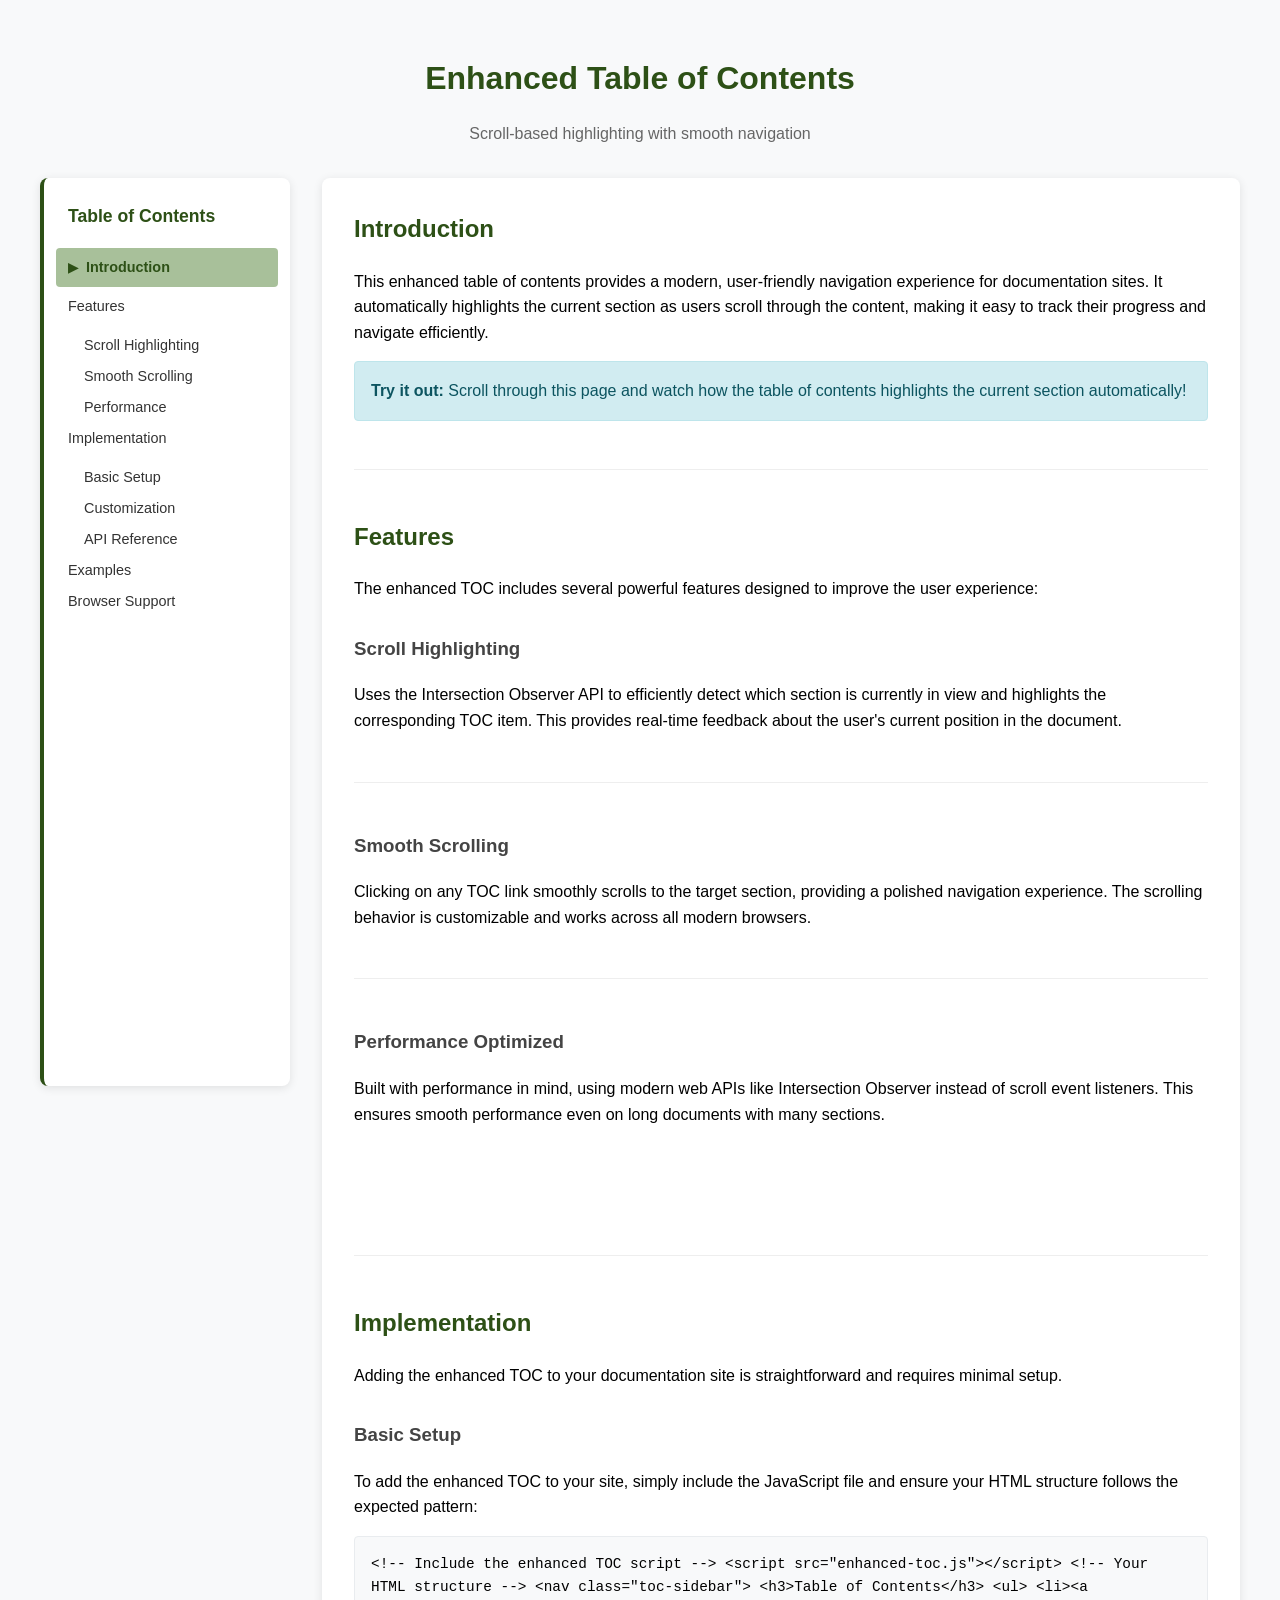
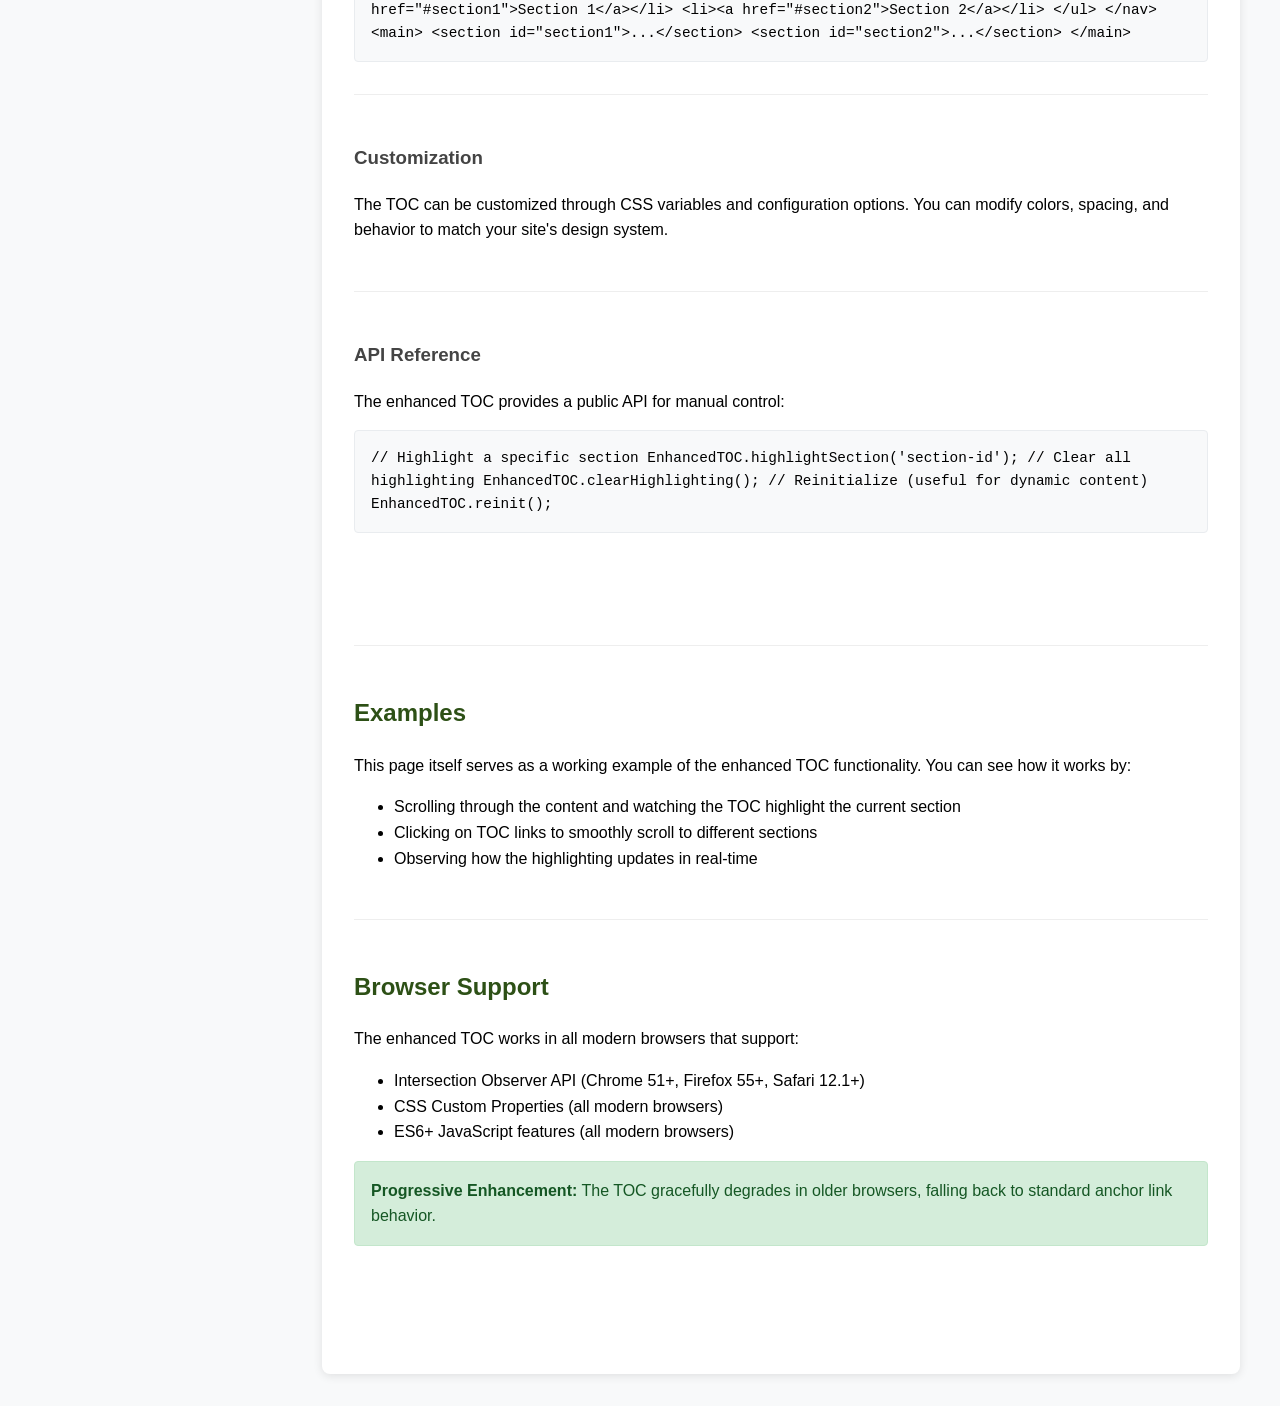
<file: enhanced-toc/toc-example.html>
<!DOCTYPE html>
<html lang="en">
<head>
    <meta charset="UTF-8">
    <meta name="viewport" content="width=device-width, initial-scale=1.0">
    <title>Enhanced TOC Example</title>
    <style>
        /* Basic styling for demonstration */
        body {
            font-family: -apple-system, BlinkMacSystemFont, 'Segoe UI', Roboto, sans-serif;
            line-height: 1.6;
            margin: 0;
            padding: 0;
            background-color: #f8f9fa;
        }
        
        .container {
            max-width: 1200px;
            margin: 0 auto;
            padding: 2rem;
        }
        
        .two-column-layout {
            display: grid;
            grid-template-columns: 250px 1fr;
            gap: 2rem;
            margin-top: 2rem;
        }
        
        .toc-sidebar {
            position: sticky;
            top: 20px;
            max-height: calc(100vh - 40px);
            overflow-y: auto;
            background: white;
            padding: 1.5rem;
            border-radius: 8px;
            border-left: 4px solid #2d5016;
            box-shadow: 0 2px 10px rgba(0,0,0,0.1);
        }
        
        .toc-sidebar h3 {
            margin-top: 0;
            font-size: 1.1rem;
            color: #2d5016;
        }
        
        .toc-sidebar ul {
            list-style: none;
            padding-left: 0;
        }
        
        .toc-sidebar ul ul {
            padding-left: 1rem;
            margin-top: 0.5rem;
        }
        
        .toc-sidebar a {
            color: #333;
            text-decoration: none;
            display: block;
            padding: 0.25rem 0;
            font-size: 0.9rem;
            transition: color 0.3s ease;
        }
        
        .toc-sidebar a:hover {
            color: #a8c09a;
        }
        
        main {
            background: white;
            padding: 2rem;
            border-radius: 8px;
            box-shadow: 0 2px 10px rgba(0,0,0,0.1);
        }
        
        section {
            margin-bottom: 3rem;
            padding-bottom: 2rem;
            border-bottom: 1px solid #eee;
        }
        
        section:last-child {
            border-bottom: none;
        }
        
        h1 {
            color: #2d5016;
            text-align: center;
            margin-bottom: 0.5rem;
        }
        
        h2 {
            color: #2d5016;
            margin-top: 0;
        }
        
        h3 {
            color: #444;
            margin-top: 2rem;
        }
        
        .subtitle {
            text-align: center;
            color: #666;
            margin-bottom: 2rem;
        }
        
        .code-block {
            background: #f8f9fa;
            border: 1px solid #e9ecef;
            border-radius: 4px;
            padding: 1rem;
            font-family: 'Monaco', 'Menlo', 'Ubuntu Mono', monospace;
            font-size: 0.9rem;
            overflow-x: auto;
        }
        
        .alert {
            padding: 1rem;
            border-radius: 4px;
            margin: 1rem 0;
        }
        
        .alert.info {
            background-color: #d1ecf1;
            border: 1px solid #bee5eb;
            color: #0c5460;
        }
        
        .alert.success {
            background-color: #d4edda;
            border: 1px solid #c3e6cb;
            color: #155724;
        }
        
        @media (max-width: 768px) {
            .two-column-layout {
                grid-template-columns: 1fr;
            }
            .toc-sidebar {
                position: relative;
                top: 0;
            }
        }
    </style>
</head>
<body>
    <div class="container">
        <h1>Enhanced Table of Contents</h1>
        <p class="subtitle">Scroll-based highlighting with smooth navigation</p>
        
        <div class="two-column-layout">
            <nav class="toc-sidebar">
                <h3>Table of Contents</h3>
                <ul>
                    <li><a href="#introduction">Introduction</a></li>
                    <li><a href="#features">Features</a>
                        <ul>
                            <li><a href="#scroll-highlighting">Scroll Highlighting</a></li>
                            <li><a href="#smooth-scrolling">Smooth Scrolling</a></li>
                            <li><a href="#performance">Performance</a></li>
                        </ul>
                    </li>
                    <li><a href="#implementation">Implementation</a>
                        <ul>
                            <li><a href="#basic-setup">Basic Setup</a></li>
                            <li><a href="#customization">Customization</a></li>
                            <li><a href="#api-reference">API Reference</a></li>
                        </ul>
                    </li>
                    <li><a href="#examples">Examples</a></li>
                    <li><a href="#browser-support">Browser Support</a></li>
                </ul>
            </nav>
            
            <main>
                <section id="introduction">
                    <h2>Introduction</h2>
                    <p>This enhanced table of contents provides a modern, user-friendly navigation experience for documentation sites. It automatically highlights the current section as users scroll through the content, making it easy to track their progress and navigate efficiently.</p>
                    
                    <div class="alert info">
                        <strong>Try it out:</strong> Scroll through this page and watch how the table of contents highlights the current section automatically!
                    </div>
                </section>
                
                <section id="features">
                    <h2>Features</h2>
                    <p>The enhanced TOC includes several powerful features designed to improve the user experience:</p>
                    
                    <section id="scroll-highlighting">
                        <h3>Scroll Highlighting</h3>
                        <p>Uses the Intersection Observer API to efficiently detect which section is currently in view and highlights the corresponding TOC item. This provides real-time feedback about the user's current position in the document.</p>
                    </section>
                    
                    <section id="smooth-scrolling">
                        <h3>Smooth Scrolling</h3>
                        <p>Clicking on any TOC link smoothly scrolls to the target section, providing a polished navigation experience. The scrolling behavior is customizable and works across all modern browsers.</p>
                    </section>
                    
                    <section id="performance">
                        <h3>Performance Optimized</h3>
                        <p>Built with performance in mind, using modern web APIs like Intersection Observer instead of scroll event listeners. This ensures smooth performance even on long documents with many sections.</p>
                    </section>
                </section>
                
                <section id="implementation">
                    <h2>Implementation</h2>
                    <p>Adding the enhanced TOC to your documentation site is straightforward and requires minimal setup.</p>
                    
                    <section id="basic-setup">
                        <h3>Basic Setup</h3>
                        <p>To add the enhanced TOC to your site, simply include the JavaScript file and ensure your HTML structure follows the expected pattern:</p>
                        
                        <div class="code-block">
&lt;!-- Include the enhanced TOC script --&gt;
&lt;script src="enhanced-toc.js"&gt;&lt;/script&gt;

&lt;!-- Your HTML structure --&gt;
&lt;nav class="toc-sidebar"&gt;
    &lt;h3&gt;Table of Contents&lt;/h3&gt;
    &lt;ul&gt;
        &lt;li&gt;&lt;a href="#section1"&gt;Section 1&lt;/a&gt;&lt;/li&gt;
        &lt;li&gt;&lt;a href="#section2"&gt;Section 2&lt;/a&gt;&lt;/li&gt;
    &lt;/ul&gt;
&lt;/nav&gt;

&lt;main&gt;
    &lt;section id="section1"&gt;...&lt;/section&gt;
    &lt;section id="section2"&gt;...&lt;/section&gt;
&lt;/main&gt;
                        </div>
                    </section>
                    
                    <section id="customization">
                        <h3>Customization</h3>
                        <p>The TOC can be customized through CSS variables and configuration options. You can modify colors, spacing, and behavior to match your site's design system.</p>
                    </section>
                    
                    <section id="api-reference">
                        <h3>API Reference</h3>
                        <p>The enhanced TOC provides a public API for manual control:</p>
                        
                        <div class="code-block">
// Highlight a specific section
EnhancedTOC.highlightSection('section-id');

// Clear all highlighting
EnhancedTOC.clearHighlighting();

// Reinitialize (useful for dynamic content)
EnhancedTOC.reinit();
                        </div>
                    </section>
                </section>
                
                <section id="examples">
                    <h2>Examples</h2>
                    <p>This page itself serves as a working example of the enhanced TOC functionality. You can see how it works by:</p>
                    <ul>
                        <li>Scrolling through the content and watching the TOC highlight the current section</li>
                        <li>Clicking on TOC links to smoothly scroll to different sections</li>
                        <li>Observing how the highlighting updates in real-time</li>
                    </ul>
                </section>
                
                <section id="browser-support">
                    <h2>Browser Support</h2>
                    <p>The enhanced TOC works in all modern browsers that support:</p>
                    <ul>
                        <li>Intersection Observer API (Chrome 51+, Firefox 55+, Safari 12.1+)</li>
                        <li>CSS Custom Properties (all modern browsers)</li>
                        <li>ES6+ JavaScript features (all modern browsers)</li>
                    </ul>
                    
                    <div class="alert success">
                        <strong>Progressive Enhancement:</strong> The TOC gracefully degrades in older browsers, falling back to standard anchor link behavior.
                    </div>
                </section>
            </main>
        </div>
    </div>
    
    <!-- Include the enhanced TOC script -->
    <script src="enhanced-toc.js"></script>
</body>
</html>
</file>
